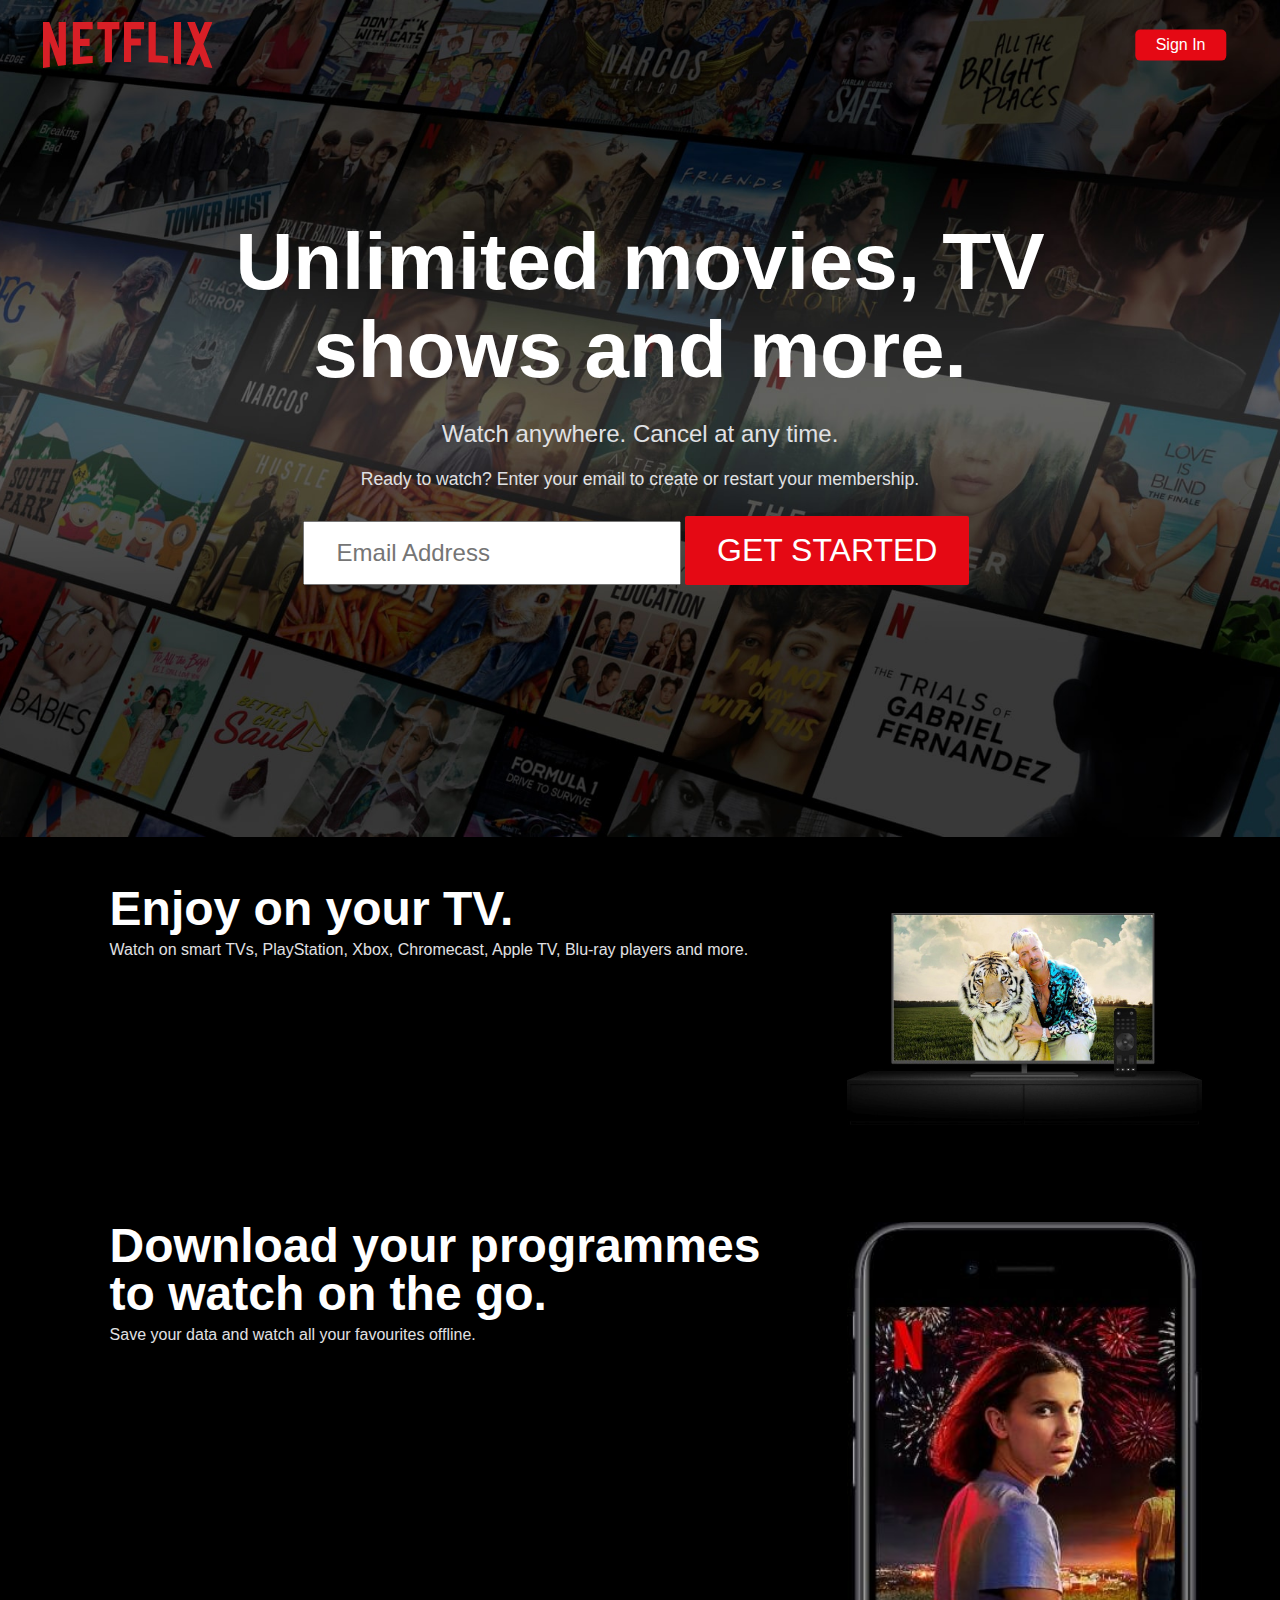
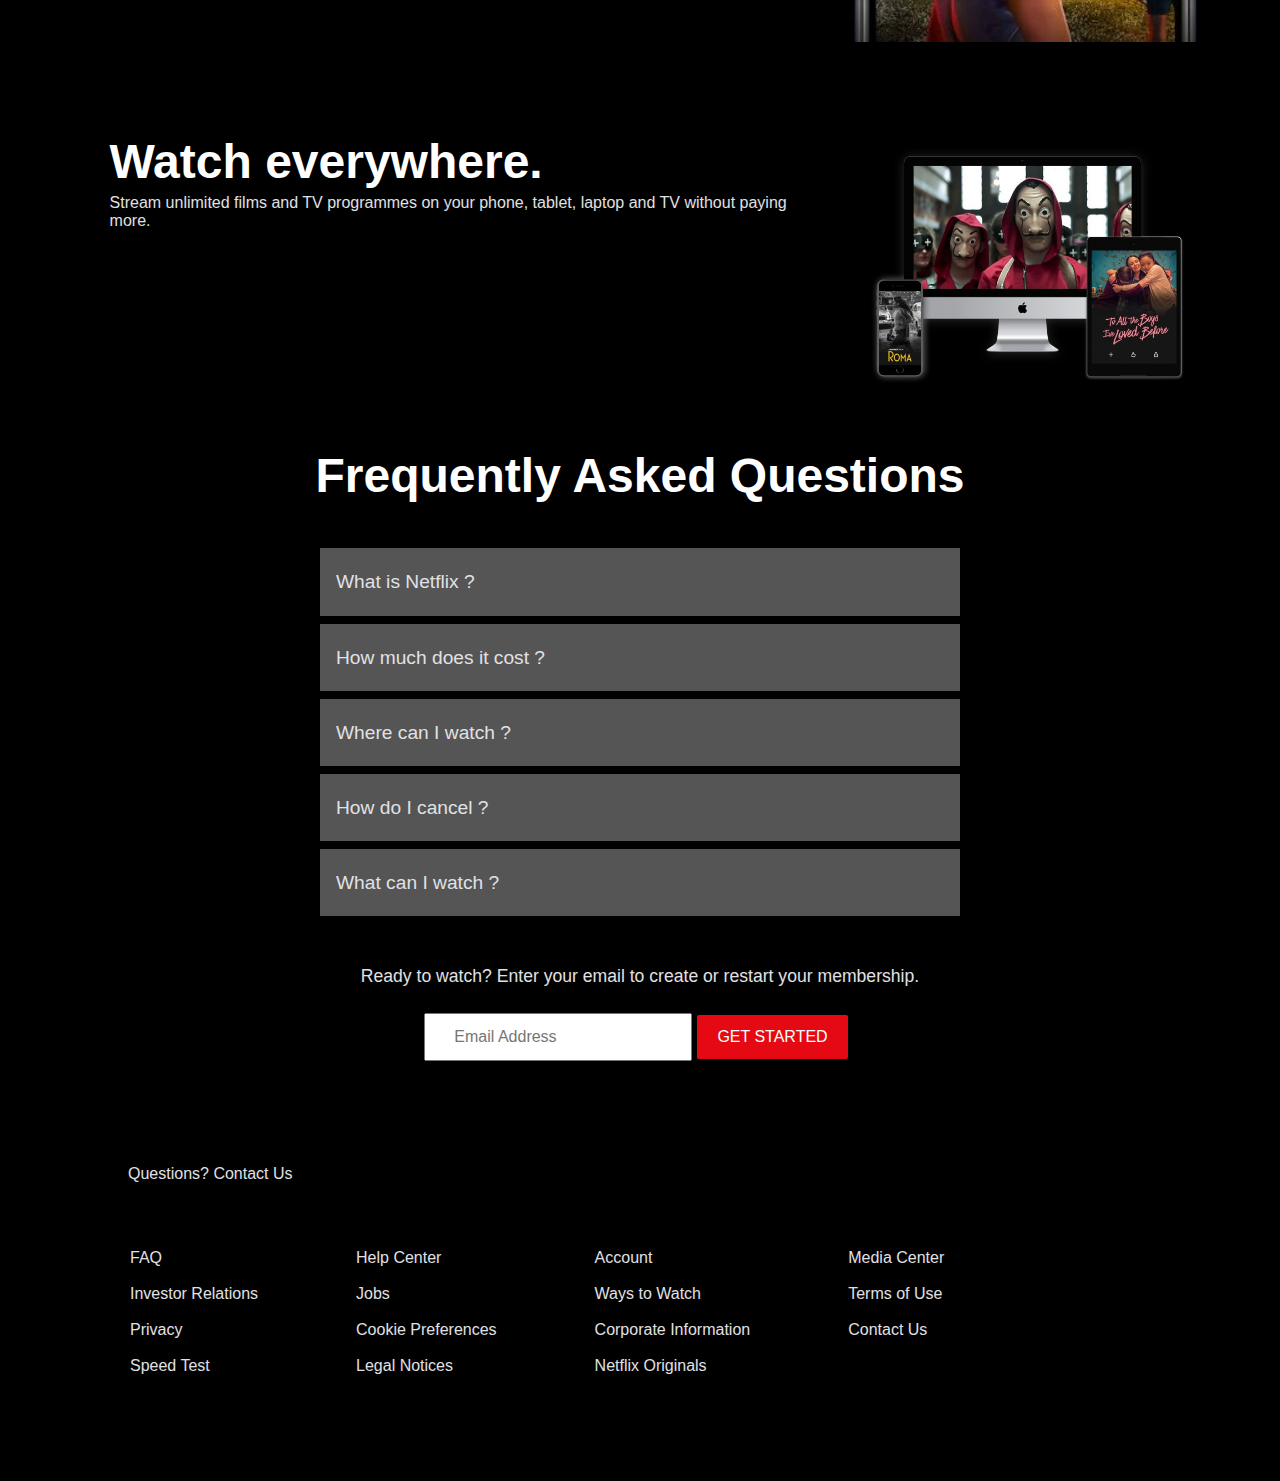
<file: index.html>
<!DOCTYPE html>
<html lang="en">
  <head>
    <meta charset="UTF-8" />
    <meta http-equiv="X-UA-Compatible" content="IE=edge" />
    <meta name="viewport" content="width=device-width, initial-scale=1.0" />
    <link rel="stylesheet" href="css/styles.css" />
    <link
      rel="stylesheet"
      href="https://use.fontawesome.com/releases/v5.15.4/css/all.css"
      integrity="sha384-DyZ88mC6Up2uqS4h/KRgHuoeGwBcD4Ng9SiP4dIRy0EXTlnuz47vAwmeGwVChigm"
      crossorigin="anonymous"
    />
    <title>Netflix - Watch TV Shows Online, Watch Movies Online</title>
  </head>
  <body>
    <header class="showcase">
      <div class="showcase-top">
        <a href="index.html">
          <img src="images/logo.svg" alt="Netflix logo" />
        </a>
        <a href="sign-in.html" class="btn btn-rounded sign-in">Sign In</a>
      </div>
      <div class="showcase-content">
        <h1>
          Unlimited movies, TV<br />
          shows and more.
        </h1>
        <p class="sub">Watch anywhere. Cancel at any time.</p>
        <p>
          Ready to watch? Enter your email to create or restart your membership.
        </p>
        <div>
          <input type="text" placeholder="Email Address" class="email" />
          <a href="#" class="btn btn-xl"
            >Get Started <i class="fas fa-chevron-right btn-icon"></i
          ></a>
        </div>
      </div>
    </header>
    <main>
      <div class="jumbo">
        <div>
          <h1>Enjoy on your TV.</h1>
          <p>
            Watch on smart TVs, PlayStation, Xbox, Chromecast, Apple TV, Blu-ray
            players and more.
          </p>
        </div>
        <img src="images/home-tv.jpg" alt="Tiger King on Netflix" />
      </div>
      <div class="jumbo">
        <div>
          <h1>Download your programmes to watch on the go.</h1>
          <p>Save your data and watch all your favourites offline.</p>
        </div>
        <img src="images/home-mobile.jpg" alt="Tiger King on Netflix" />
      </div>
      <div class="jumbo">
        <div>
          <h1>Watch everywhere.</h1>
          <p>
            Stream unlimited films and TV programmes on your phone, tablet,
            laptop and TV without paying more.
          </p>
        </div>
        <img src="images/home-imac.jpg" alt="Money Heist on Netflix" />
      </div>
      <div id="faq">
        <h1>Frequently Asked Questions</h1>
        <br /><br />
      </div>
      <div class="showcase-content margin-less">
        <p>
          Ready to watch? Enter your email to create or restart your membership.
        </p>
        <div>
          <input type="text" placeholder="Email Address" class="email-2" />
          <a href="#" class="btn btn-large"
            >Get Started <i class="fas fa-chevron-right btn-icon"></i
          ></a>
        </div>
      </div>
    </main>
    <footer>
      <p>Questions? Contact Us</p>
      <table>
        <tr>
          <td>FAQ</td>
          <td>Help Center</td>
          <td>Account</td>
          <td>Media Center</td>
        </tr>
        <tr>
          <td>Investor Relations</td>
          <td>Jobs</td>
          <td>Ways to Watch</td>
          <td>Terms of Use</td>
        </tr>
        <tr>
          <td>Privacy</td>
          <td>Cookie Preferences</td>
          <td>Corporate Information</td>
          <td>Contact Us</td>
        </tr>
        <tr>
          <td>Speed Test</td>
          <td>Legal Notices</td>
          <td>Netflix Originals</td>
        </tr>
      </table>
    </footer>
    <script src="home.js"></script>
  </body>
</html>
</file>
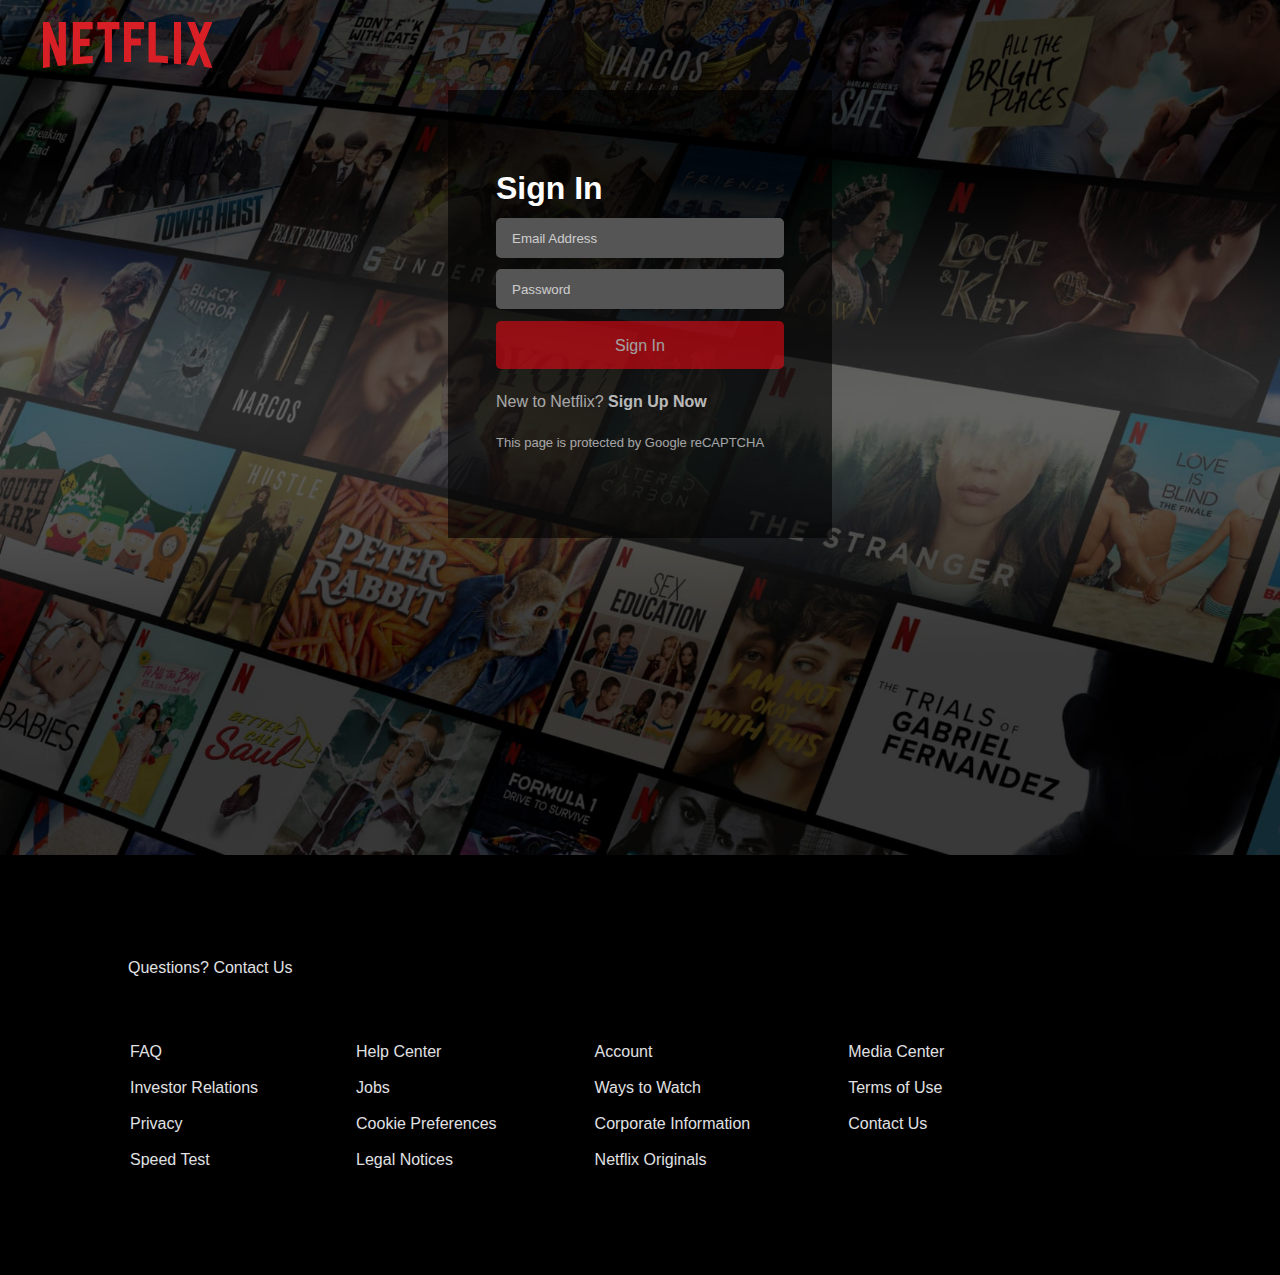
<file: sign-in.html>
<!DOCTYPE html>
<html lang="en">
  <head>
    <meta charset="UTF-8" />
    <meta http-equiv="X-UA-Compatible" content="IE=edge" />
    <meta name="viewport" content="width=device-width, initial-scale=1.0" />
    <link rel="stylesheet" href="css/styles.css" />
    <title>Netflix - Watch TV Shows Online, Watch Movies Online</title>
  </head>
  <body>
    <div class="showcase signing">
      <div class="showcase-top">
        <a href="index.html">
          <img src="images/logo.svg" alt="Netflix logo" />
        </a>
      </div>
      <div class="black-box">
        <h1>Sign In</h1>
        <input type="text" placeholder="Email Address" />
        <br />
        <input type="text" placeholder="Password" />
        <br />
        <a href="#" class="sign">Sign In</a>
        <p>
          New to Netflix?
          <a href="sign-up.html"><strong>Sign Up Now</strong></a>
        </p>
        <p style="font-size: small">
          This page is protected by Google reCAPTCHA
        </p>
      </div>
    </div>
    <footer>
      <p>Questions? Contact Us</p>
      <table>
        <tr>
          <td>FAQ</td>
          <td>Help Center</td>
          <td>Account</td>
          <td>Media Center</td>
        </tr>
        <tr>
          <td>Investor Relations</td>
          <td>Jobs</td>
          <td>Ways to Watch</td>
          <td>Terms of Use</td>
        </tr>
        <tr>
          <td>Privacy</td>
          <td>Cookie Preferences</td>
          <td>Corporate Information</td>
          <td>Contact Us</td>
        </tr>
        <tr>
          <td>Speed Test</td>
          <td>Legal Notices</td>
          <td>Netflix Originals</td>
        </tr>
      </table>
    </footer>
  </body>
</html>
</file>
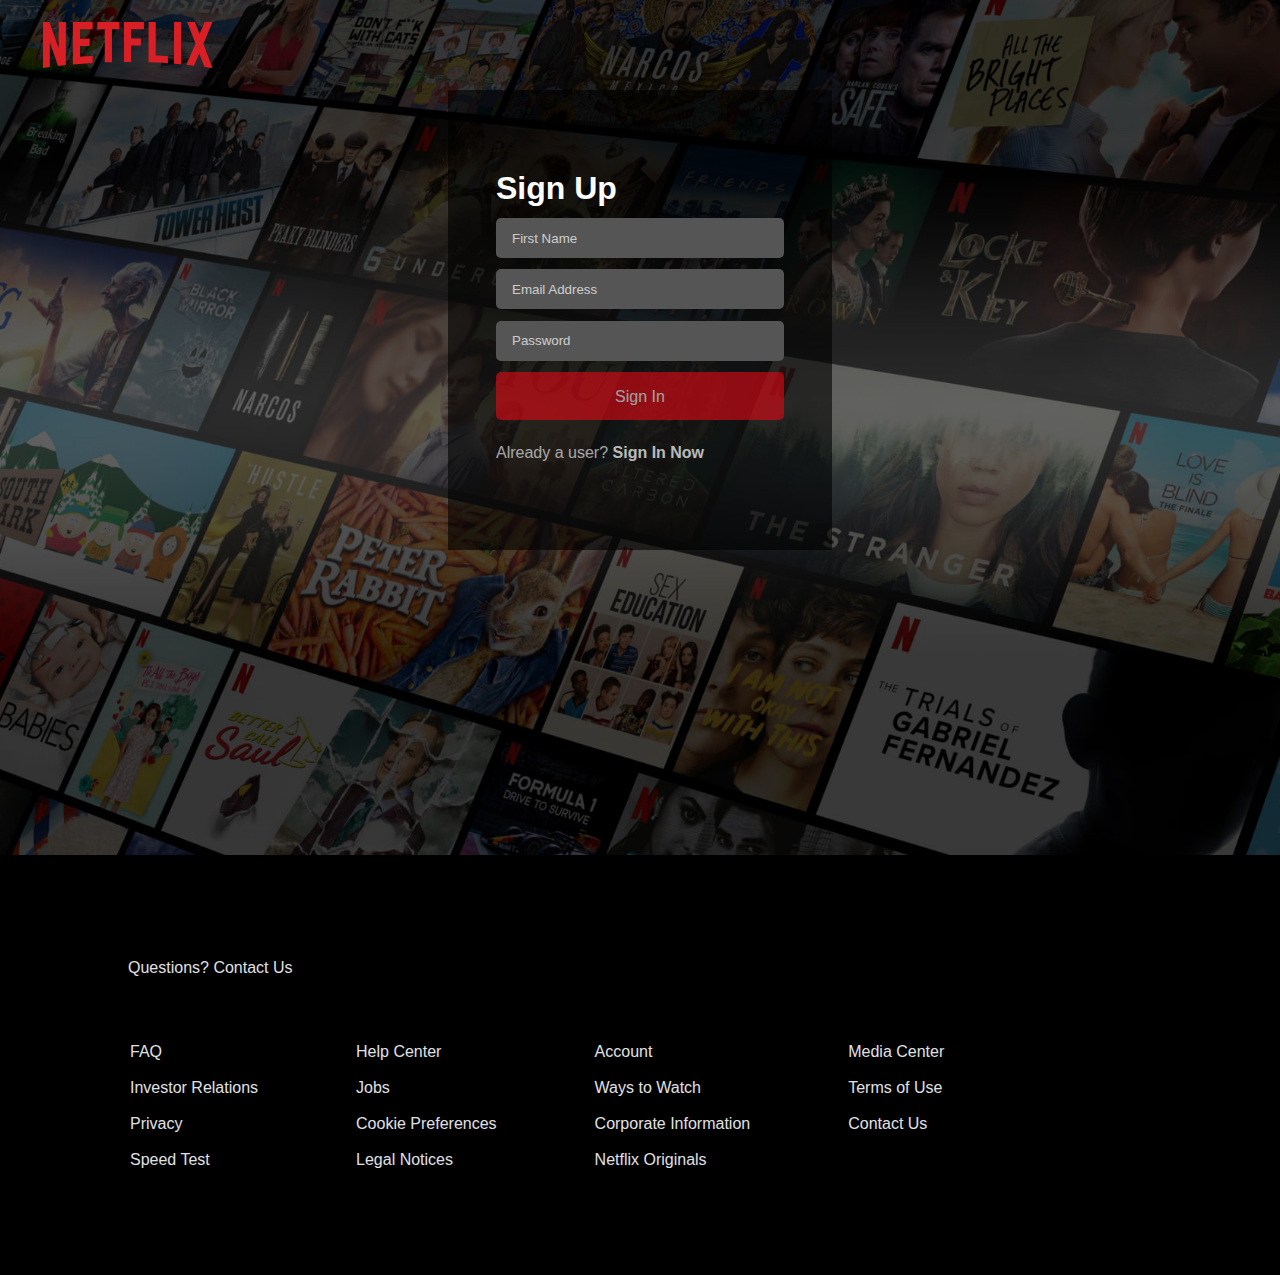
<file: sign-up.html>
<!DOCTYPE html>
<html lang="en">
  <head>
    <meta charset="UTF-8" />
    <meta http-equiv="X-UA-Compatible" content="IE=edge" />
    <meta name="viewport" content="width=device-width, initial-scale=1.0" />
    <link rel="stylesheet" href="css/styles.css" />
    <title>Netflix - Watch TV Shows Online, Watch Movies Online</title>
  </head>
  <body>
    <div class="showcase signing">
      <div class="showcase-top">
        <a href="index.html">
          <img src="images/logo.svg" alt="Netflix logo" />
        </a>
      </div>
      <div class="black-box">
        <h1>Sign Up</h1>
        <input type="text" placeholder="First Name" />
        <br />
        <input type="text" placeholder="Email Address" />
        <br />
        <input type="text" placeholder="Password" />
        <br />
        <a href="#" class="sign">Sign In</a>
        <p>
          Already a user?
          <a href="sign-in.html"><strong>Sign In Now</strong></a>
        </p>
      </div>
    </div>
    <footer>
      <p>Questions? Contact Us</p>
      <table>
        <tr>
          <td>FAQ</td>
          <td>Help Center</td>
          <td>Account</td>
          <td>Media Center</td>
        </tr>
        <tr>
          <td>Investor Relations</td>
          <td>Jobs</td>
          <td>Ways to Watch</td>
          <td>Terms of Use</td>
        </tr>
        <tr>
          <td>Privacy</td>
          <td>Cookie Preferences</td>
          <td>Corporate Information</td>
          <td>Contact Us</td>
        </tr>
        <tr>
          <td>Speed Test</td>
          <td>Legal Notices</td>
          <td>Netflix Originals</td>
        </tr>
      </table>
    </footer>
  </body>
</html>
</file>
<file: css/styles.css>
:root {
  --primary-color: #e50914;
}
* {
  box-sizing: border-box;
  margin: 0;
  padding: 0;
}
body {
  font-family: "Arial", sans-serif;
  -webkit-font-smoothing: antialiased;
  background: #000;
  color: #e0e1e4;
}
ul {
  list-style: none;
}
h1 {
  color: #fff;
}
a {
  color: #fff;
  text-decoration: none;
}
p {
  margin: 0.5rem 0;
}
img {
  width: 100%;
}
input {
  outline: none;
}
.showcase {
  width: 100%;
  height: 93vh;
  position: relative;
  background: url(../images/home-bg.jpg) no-repeat center center/cover;
}
/*.showcase::after {  if overlay needed
  content: "";
  position: absolute;
  top: 0;
  left: 0;
  width: 100%;
  height: 100%;
  z-index: 1;
  background: rgba(0, 0, 0, 0.4);
}*/
.showcase-top {
  position: relative;
  height: 90px;
  z-index: 2;
}
.showcase-top img {
  width: 170px;
  position: absolute;
  top: 50%;
  transform: translate(25%, -50%);
}
.showcase-top > .sign-in {
  position: absolute;
  top: 50%;
  right: 0;
  transform: translate(-50%, -50%);
}
.showcase-content {
  position: relative;
  margin: auto;
  display: flex;
  flex-direction: column;
  justify-content: center;
  align-items: center;
  text-align: center;
  margin-top: 8rem;
  z-index: 2;
}
.showcase-content h1 {
  font-weight: 700;
  font-size: 5rem;
  line-height: 1.1;
  margin: 0 0 2rem;
}
.showcase-content > .sub {
  font-weight: 500;
  font-size: 1.5rem;
  line-height: 0.7;
  margin: 0 0 2rem;
}
.showcase-content p {
  font-weight: 400;
  font-size: 1.1rem;
  line-height: 0.5;
  margin: 0 0 2rem;
}
.email {
  font-size: 1.5rem;
  padding: 1rem 2rem;
}
main {
  display: flex;
  flex-direction: column;
}
.jumbo {
  display: flex;
  justify-content: space-around;
  margin: 3rem;
}
.jumbo > div {
  width: 60%;
  padding-left: 2rem;
}
.jumbo > div > h1 {
  font-weight: 600;
  font-size: 3rem;
  line-height: 1;
}
.jumbo > img {
  width: 30%;
  height: auto;
}
.margin-less {
  margin-top: 3rem;
}
.email-2 {
  font-size: 1rem;
  padding: 0.8rem 1.8rem;
}
#faq {
  font-weight: 600;
  font-size: 1.5rem;
  line-height: 1;
  display: flex;
  flex-direction: column;
  align-items: center;
}
.faq-div {
  width: 50%;
  background-color: #555555;
  margin-bottom: 0.5rem;
  padding: 1rem;
  font-size: 1.2rem;
  font-weight: 500;
  cursor: pointer;
}
.faq-p {
  display: none;
}
footer {
  margin: auto;
  padding: 6rem;
  color: #e0e1e4;
}
footer p {
  padding-left: 2rem;
  padding-bottom: 3rem;
}
td {
  padding: 0.5rem 4rem 0.5rem 2rem;
  cursor: pointer;
}
/*Sign in Page*/
.signing {
  height: 95vh;
}
.black-box {
  background-color: rgba(0, 0, 0, 0.6);
  width: 30%;
  margin: auto;
  padding: 5rem 3rem;
}
.black-box input {
  width: 100%;
  margin-top: 0.7rem;
  height: 2.5rem;
  background-color: #555555;
  color: #fff;
  padding: 1rem;
  outline: none;
  border: none;
  border-radius: 5px;
}
.sign {
  display: inline-block;
  width: 100%;
  margin-top: 0.7rem;
  height: 3rem;
  background: var(--primary-color);
  color: #fff;
  padding: 1rem;
  outline: none;
  border: none;
  border-radius: 5px;
  text-align: center;
  opacity: 0.6;
}
.sign:hover {
  opacity: 0.9;
}
.black-box ::placeholder {
  color: #fff;
  opacity: 0.7;
}
.black-box p {
  opacity: 0.7;
  padding-top: 1rem;
}
/*Buttons*/
.btn {
  display: inline-block;
  background: var(--primary-color);
  color: #fff;
  padding: 0.4rem 1.3rem;
  font-size: 1rem;
  text-align: center;
  border: none;
  cursor: pointer;
  margin-right: 0.5rem;
  outline: none;
  box-sizing: 0 1px 0 rgba(0, 0, 0, 0.45);
  border-radius: 2px;
}
.btn:hover {
  opacity: 0.9;
}
.btn-rounded {
  border-radius: 5px;
}
.btn-xl {
  font-size: 2rem;
  padding: 1rem 2rem;
  text-transform: uppercase;
}
.btn-large {
  font-size: 1rem;
  padding: 0.8rem 1.3rem;
  text-transform: uppercase;
}
</file>
